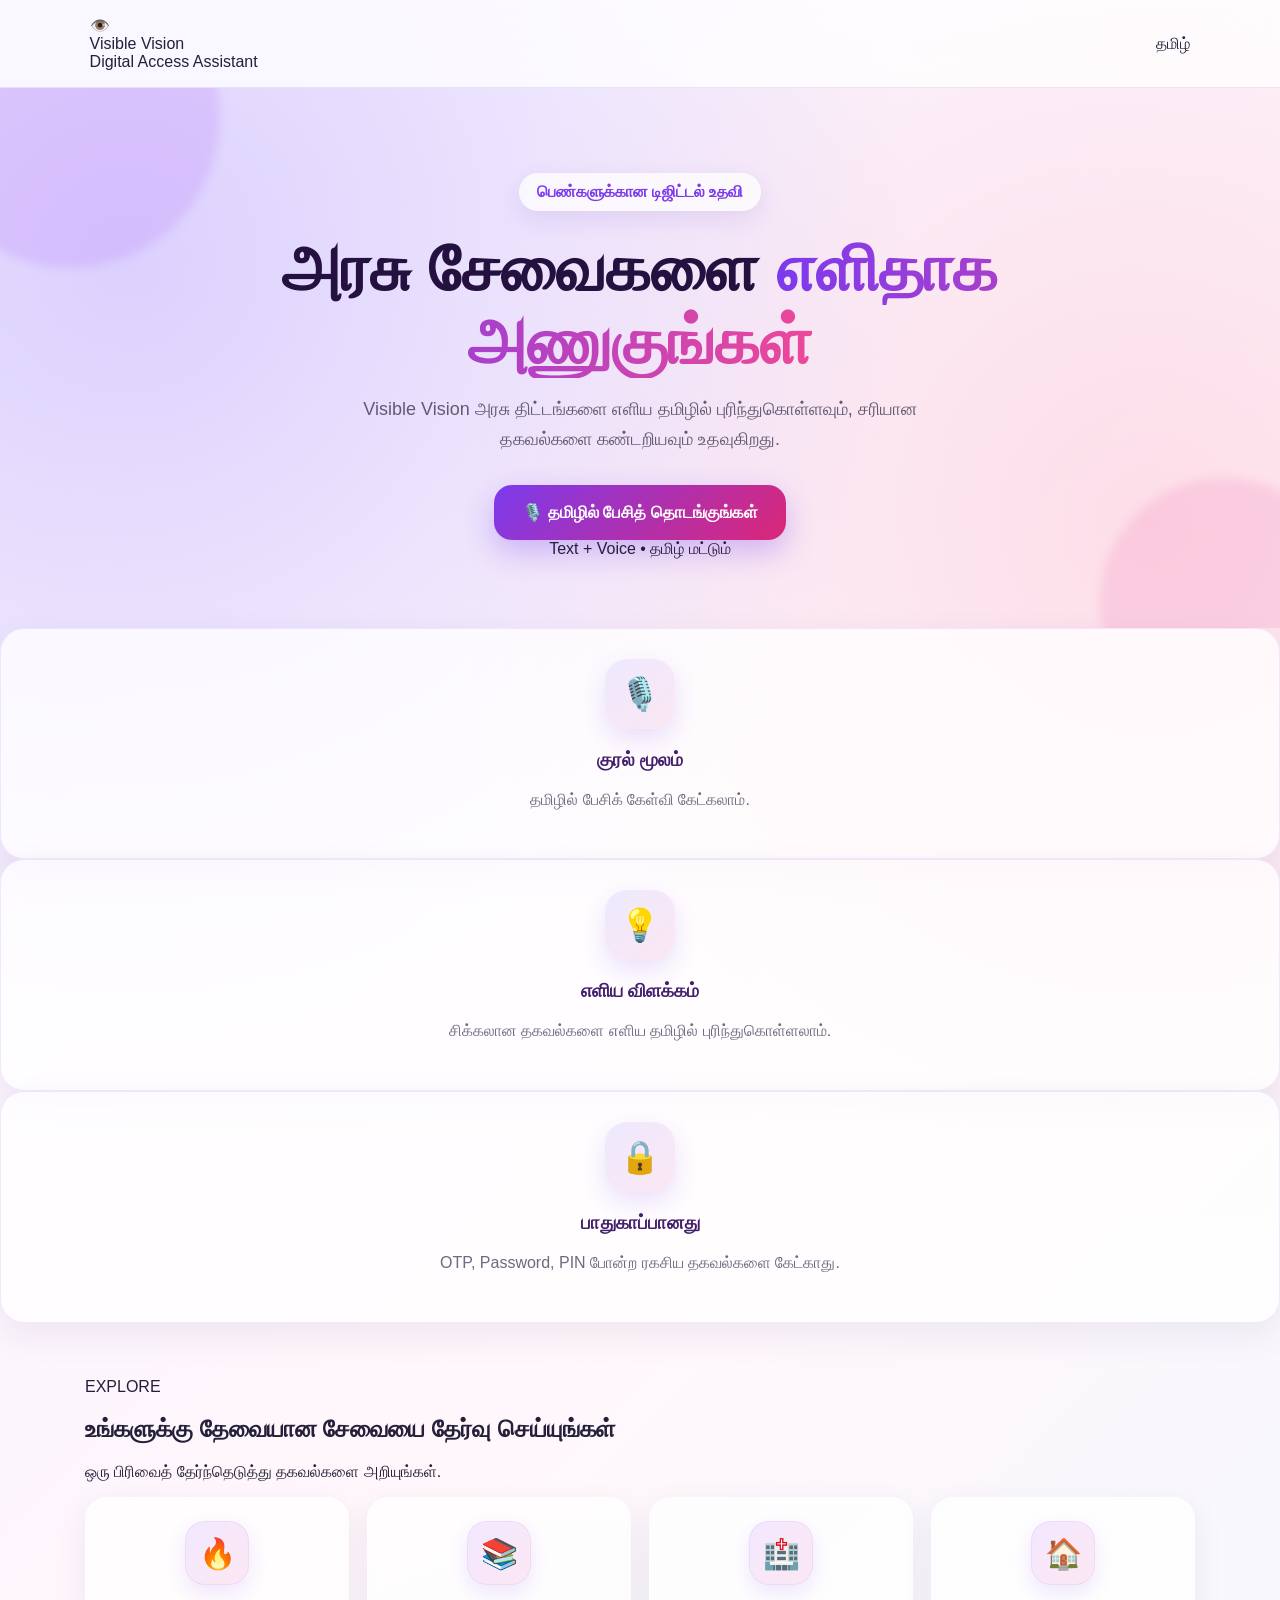
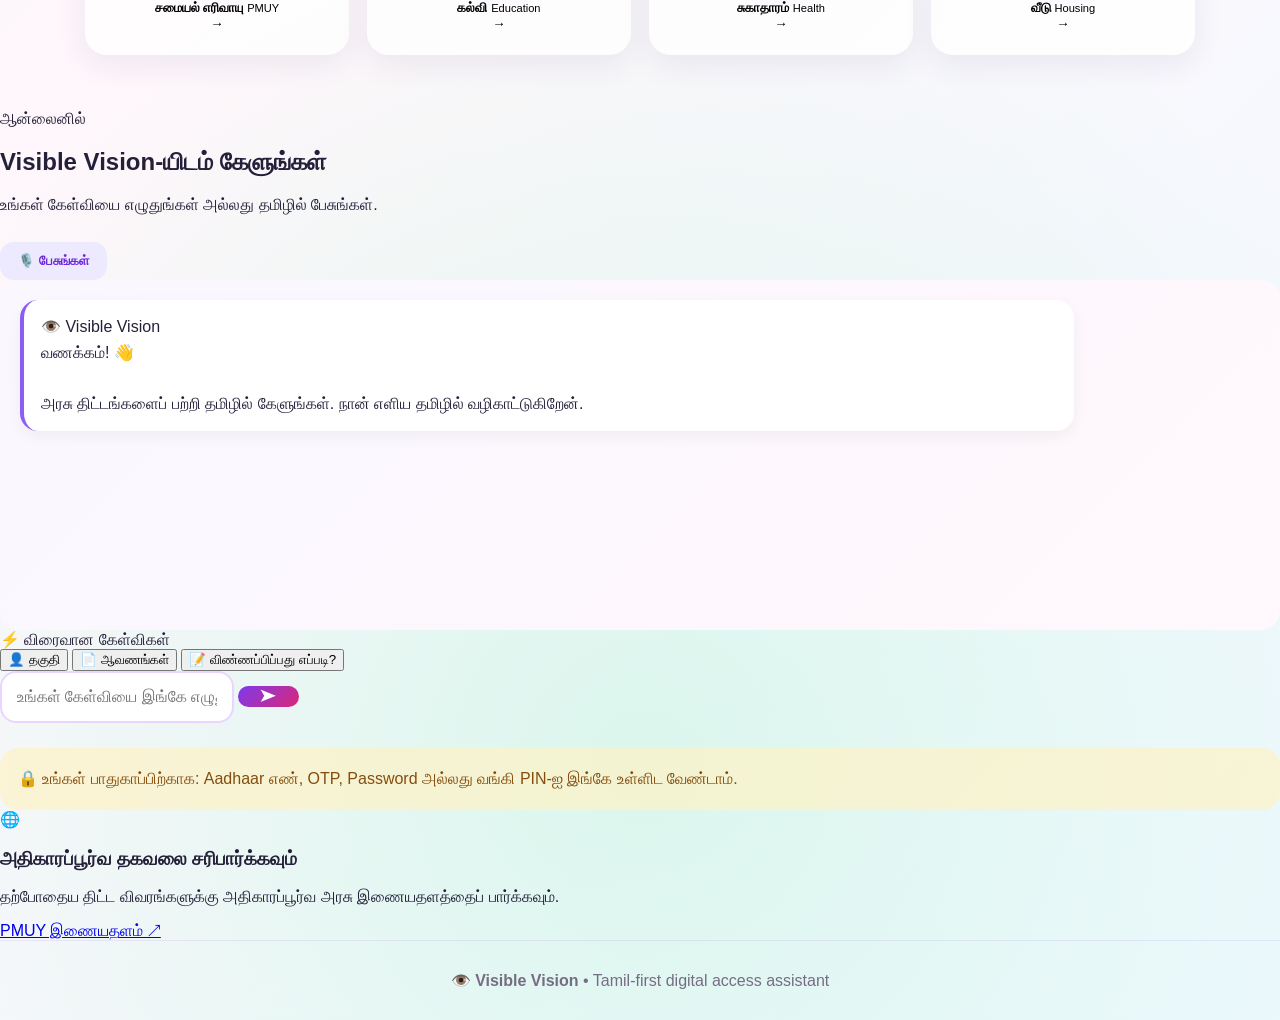
<file: index.html>
<!DOCTYPE html>
<html lang="ta">

<head>
    <meta charset="UTF-8">

    <meta name="viewport"
          content="width=device-width, initial-scale=1.0">

    <title>Visible Vision | தமிழ் டிஜிட்டல் உதவி</title>

    <link rel="stylesheet"
          href="/static/style.css">
</head>

<body>

<!-- NAVBAR -->

<header class="navbar">

    <div class="brand">
        <div class="brand-icon">👁️</div>

        <div>
            <div class="brand-name">
                Visible Vision
            </div>

            <div class="brand-subtitle">
                Digital Access Assistant
            </div>
        </div>
    </div>

    <div class="language-pill">
        தமிழ்
    </div>

</header>


<main class="container">


    <!-- HERO -->

    <section class="hero">

        <div class="hero-badge">
            பெண்களுக்கான டிஜிட்டல் உதவி
        </div>

        <h1>
            அரசு சேவைகளை
            <span>எளிதாக அணுகுங்கள்</span>
        </h1>

        <p class="hero-description">

            Visible Vision அரசு திட்டங்களை
            எளிய தமிழில் புரிந்துகொள்ளவும்,
            சரியான தகவல்களை கண்டறியவும்
            உதவுகிறது.

        </p>


        <button
            id="mainSpeakBtn"
            class="hero-voice"
            type="button">

            <span class="voice-icon">
                🎙️
            </span>

            தமிழில் பேசித் தொடங்குங்கள்

        </button>


        <div class="hero-note">
            Text + Voice • தமிழ் மட்டும்
        </div>

    </section>


    <!-- FEATURES -->

    <section class="feature-grid">

        <div class="feature-card">

            <div class="feature-icon purple">
                🎙️
            </div>

            <h3>
                குரல் மூலம்
            </h3>

            <p>
                தமிழில் பேசிக் கேள்வி
                கேட்கலாம்.
            </p>

        </div>


        <div class="feature-card">

            <div class="feature-icon blue">
                💡
            </div>

            <h3>
                எளிய விளக்கம்
            </h3>

            <p>
                சிக்கலான தகவல்களை
                எளிய தமிழில் புரிந்துகொள்ளலாம்.
            </p>

        </div>


        <div class="feature-card">

            <div class="feature-icon green">
                🔒
            </div>

            <h3>
                பாதுகாப்பானது
            </h3>

            <p>
                OTP, Password, PIN போன்ற
                ரகசிய தகவல்களை கேட்காது.
            </p>

        </div>

    </section>


    <!-- SCHEME SECTION -->

    <section class="section">

        <div class="section-header">

            <div>

                <div class="section-label">
                    EXPLORE
                </div>

                <h2>
                    உங்களுக்கு தேவையான சேவையை தேர்வு செய்யுங்கள்
                </h2>

                <p>
                    ஒரு பிரிவைத் தேர்ந்தெடுத்து தகவல்களை அறியுங்கள்.
                </p>

            </div>

        </div>


        <div class="scheme-grid">


            <button
                class="scheme-card"
                data-question="சமையல் எரிவாயு திட்டம் பற்றி சொல்லுங்கள்">

                <div class="scheme-icon orange">
                    🔥
                </div>

                <div class="scheme-content">

                    <strong>
                        சமையல் எரிவாயு
                    </strong>

                    <small>
                        PMUY
                    </small>

                </div>

                <span class="arrow">
                    →
                </span>

            </button>


            <button
                class="scheme-card"
                data-question="கல்வி தொடர்பான அரசு திட்டங்கள் பற்றி சொல்லுங்கள்">

                <div class="scheme-icon blue">
                    📚
                </div>

                <div class="scheme-content">

                    <strong>
                        கல்வி
                    </strong>

                    <small>
                        Education
                    </small>

                </div>

                <span class="arrow">
                    →
                </span>

            </button>


            <button
                class="scheme-card"
                data-question="சுகாதாரம் தொடர்பான அரசு திட்டங்கள் பற்றி சொல்லுங்கள்">

                <div class="scheme-icon red">
                    🏥
                </div>

                <div class="scheme-content">

                    <strong>
                        சுகாதாரம்
                    </strong>

                    <small>
                        Health
                    </small>

                </div>

                <span class="arrow">
                    →
                </span>

            </button>


            <button
                class="scheme-card"
                data-question="வீடு தொடர்பான அரசு திட்டங்கள் பற்றி சொல்லுங்கள்">

                <div class="scheme-icon green">
                    🏠
                </div>

                <div class="scheme-content">

                    <strong>
                        வீடு
                    </strong>

                    <small>
                        Housing
                    </small>

                </div>

                <span class="arrow">
                    →
                </span>

            </button>


        </div>

    </section>


    <!-- CHAT -->

    <section class="chat-section">

        <div class="chat-header">

            <div>

                <div class="status">
                    <span></span>
                    ஆன்லைனில்
                </div>

                <h2>
                    Visible Vision-யிடம் கேளுங்கள்
                </h2>

                <p>
                    உங்கள் கேள்வியை எழுதுங்கள்
                    அல்லது தமிழில் பேசுங்கள்.
                </p>

            </div>


            <button
                id="speakBtn"
                class="mic-button"
                type="button">

                🎙️ பேசுங்கள்

            </button>

        </div>


        <div
            id="chat"
            class="chat-box"
            aria-live="polite">

            <div class="message bot">

                <div class="message-name">
                    👁️ Visible Vision
                </div>

                <div>
                    வணக்கம்! 👋
                    <br><br>

                    அரசு திட்டங்களைப் பற்றி
                    தமிழில் கேளுங்கள்.
                    நான் எளிய தமிழில்
                    வழிகாட்டுகிறேன்.
                </div>

            </div>

        </div>


        <!-- QUICK QUESTIONS -->

        <div class="quick-area">

            <div class="quick-title">
                ⚡ விரைவான கேள்விகள்
            </div>

            <div class="quick">

                <button
                    data-question="இந்த திட்டத்திற்கு நான் தகுதியானவரா?">

                    👤 தகுதி

                </button>


                <button
                    data-question="என்னென்ன ஆவணங்கள் தேவை?">

                    📄 ஆவணங்கள்

                </button>


                <button
                    data-question="எப்படி விண்ணப்பிப்பது?">

                    📝 விண்ணப்பிப்பது எப்படி?

                </button>

            </div>

        </div>


        <!-- INPUT -->

        <form
            id="askForm"
            class="input-area">

            <input
                id="message"
                type="text"
                placeholder="உங்கள் கேள்வியை இங்கே எழுதுங்கள்..."
                autocomplete="off">

            <button
                type="submit"
                class="send-button">

                ➤

            </button>

        </form>


        <!-- PRIVACY -->

        <div class="privacy">

            <span>🔒</span>

            உங்கள் பாதுகாப்பிற்காக:
            Aadhaar எண், OTP, Password அல்லது
            வங்கி PIN-ஐ இங்கே உள்ளிட வேண்டாம்.

        </div>

    </section>


    <!-- OFFICIAL -->

    <section class="official-card">

        <div class="official-left">

            <div class="official-icon">
                🌐
            </div>

            <div>

                <h3>
                    அதிகாரப்பூர்வ தகவலை சரிபார்க்கவும்
                </h3>

                <p>
                    தற்போதைய திட்ட விவரங்களுக்கு
                    அதிகாரப்பூர்வ அரசு இணையதளத்தைப் பார்க்கவும்.
                </p>

            </div>

        </div>


        <a
            href="https://www.pmuy.gov.in/"
            target="_blank"
            rel="noopener">

            PMUY இணையதளம் ↗

        </a>

    </section>


</main>


<footer>

    <strong>
        👁️ Visible Vision
    </strong>

    <span>
        • Tamil-first digital access assistant
    </span>

</footer>


<script src="/static/app.js"></script>

</body>

</html>
</file>
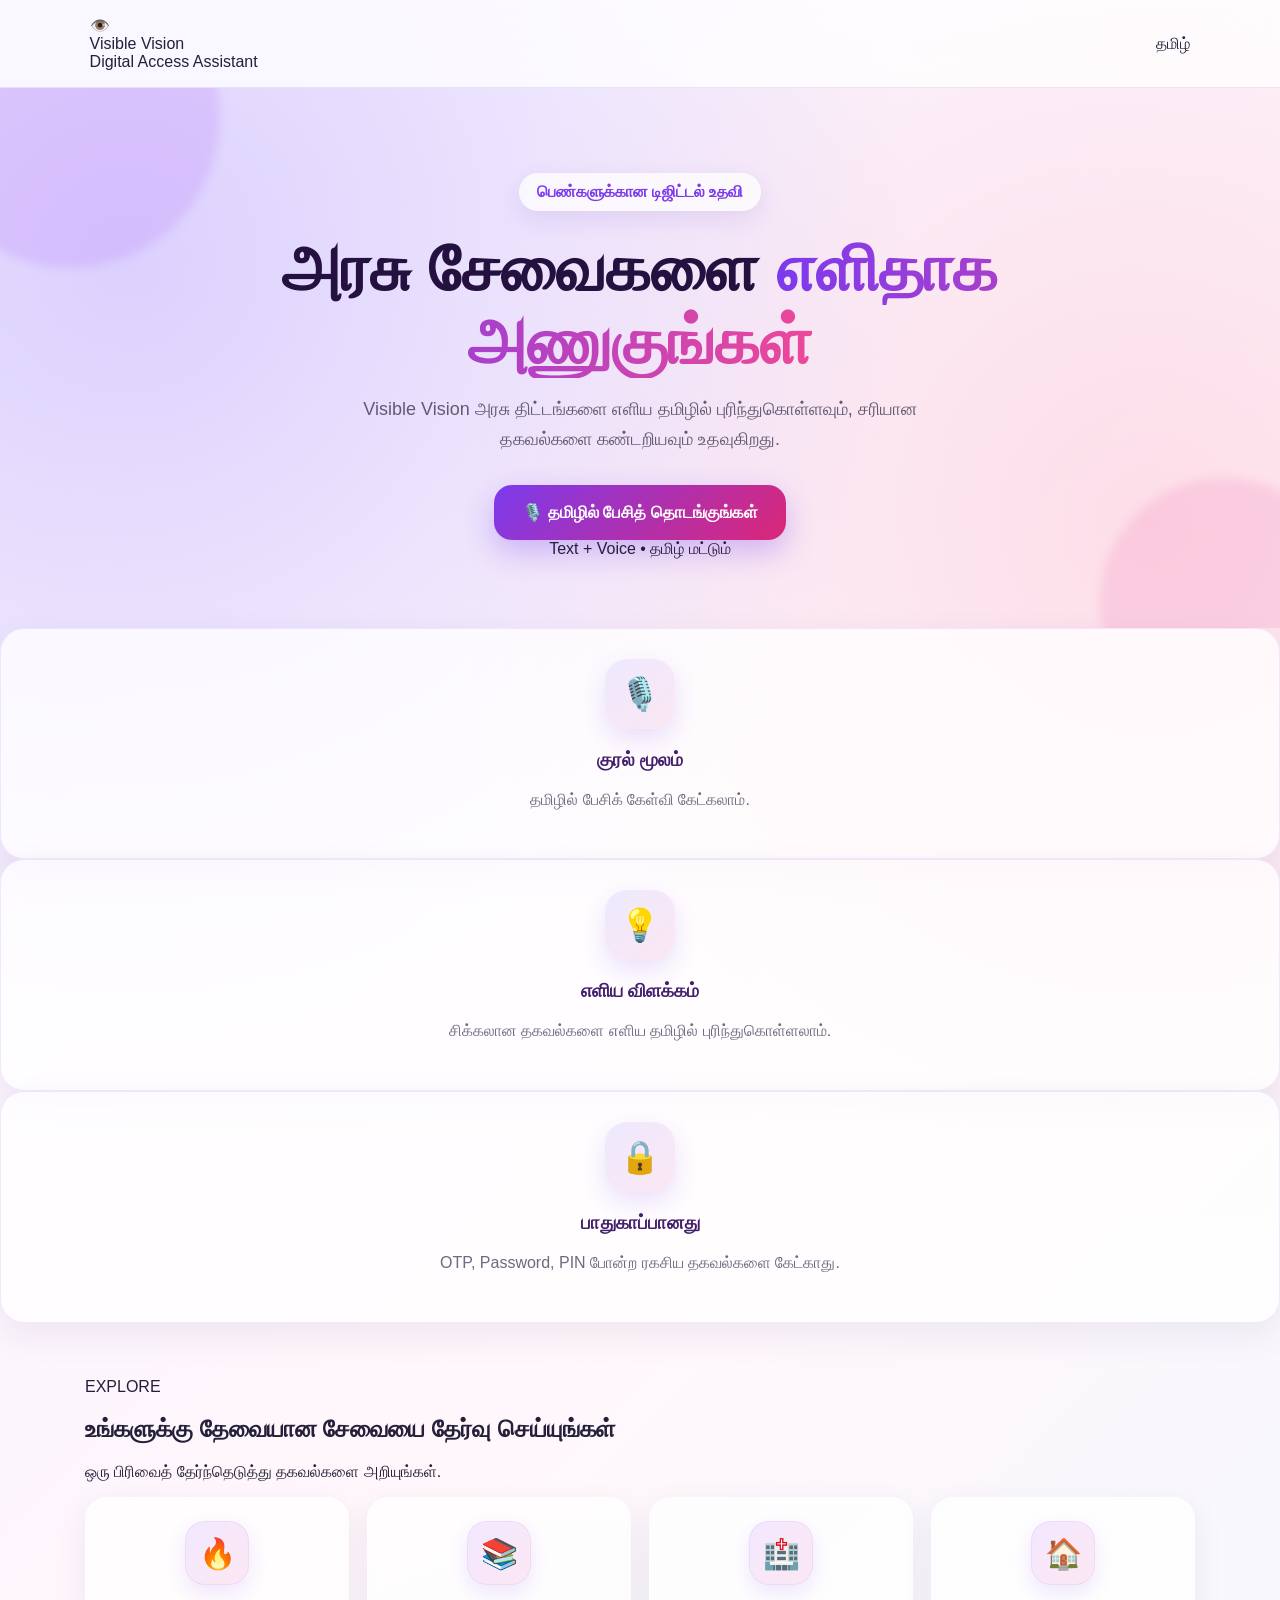
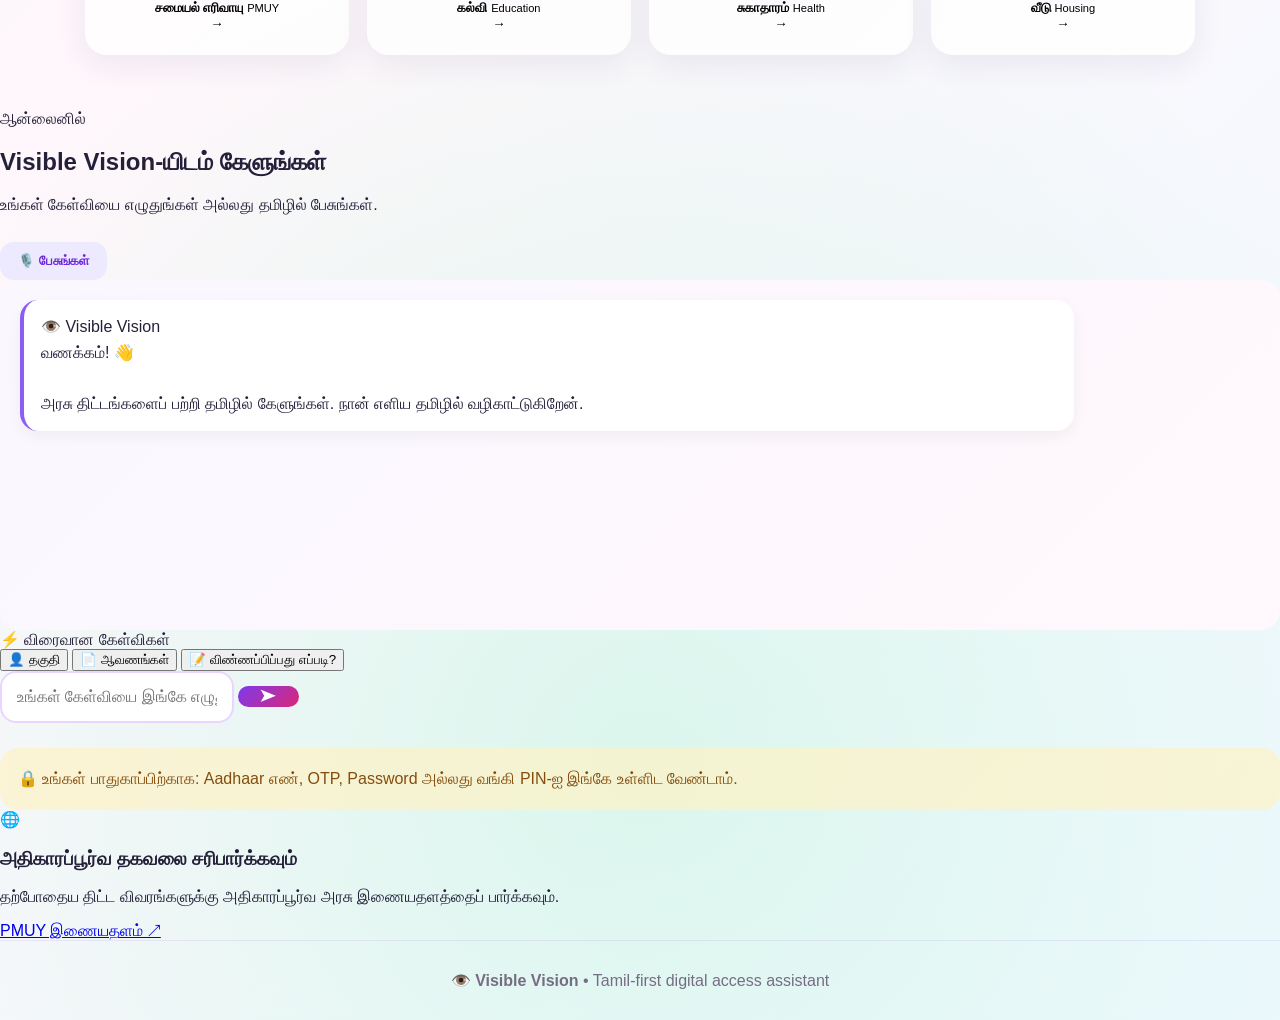
<file: template/index.html>
<!DOCTYPE html>
<html lang="ta">

<head>
    <meta charset="UTF-8">

    <meta name="viewport"
          content="width=device-width, initial-scale=1.0">

    <title>Visible Vision | தமிழ் டிஜிட்டல் உதவி</title>

    <link rel="stylesheet"
          href="/static/style.css">
</head>

<body>

<!-- NAVBAR -->

<header class="navbar">

    <div class="brand">
        <div class="brand-icon">👁️</div>

        <div>
            <div class="brand-name">
                Visible Vision
            </div>

            <div class="brand-subtitle">
                Digital Access Assistant
            </div>
        </div>
    </div>

    <div class="language-pill">
        தமிழ்
    </div>

</header>


<main class="container">


    <!-- HERO -->

    <section class="hero">

        <div class="hero-badge">
            பெண்களுக்கான டிஜிட்டல் உதவி
        </div>

        <h1>
            அரசு சேவைகளை
            <span>எளிதாக அணுகுங்கள்</span>
        </h1>

        <p class="hero-description">

            Visible Vision அரசு திட்டங்களை
            எளிய தமிழில் புரிந்துகொள்ளவும்,
            சரியான தகவல்களை கண்டறியவும்
            உதவுகிறது.

        </p>


        <button
            id="mainSpeakBtn"
            class="hero-voice"
            type="button">

            <span class="voice-icon">
                🎙️
            </span>

            தமிழில் பேசித் தொடங்குங்கள்

        </button>


        <div class="hero-note">
            Text + Voice • தமிழ் மட்டும்
        </div>

    </section>


    <!-- FEATURES -->

    <section class="feature-grid">

        <div class="feature-card">

            <div class="feature-icon purple">
                🎙️
            </div>

            <h3>
                குரல் மூலம்
            </h3>

            <p>
                தமிழில் பேசிக் கேள்வி
                கேட்கலாம்.
            </p>

        </div>


        <div class="feature-card">

            <div class="feature-icon blue">
                💡
            </div>

            <h3>
                எளிய விளக்கம்
            </h3>

            <p>
                சிக்கலான தகவல்களை
                எளிய தமிழில் புரிந்துகொள்ளலாம்.
            </p>

        </div>


        <div class="feature-card">

            <div class="feature-icon green">
                🔒
            </div>

            <h3>
                பாதுகாப்பானது
            </h3>

            <p>
                OTP, Password, PIN போன்ற
                ரகசிய தகவல்களை கேட்காது.
            </p>

        </div>

    </section>


    <!-- SCHEME SECTION -->

    <section class="section">

        <div class="section-header">

            <div>

                <div class="section-label">
                    EXPLORE
                </div>

                <h2>
                    உங்களுக்கு தேவையான சேவையை தேர்வு செய்யுங்கள்
                </h2>

                <p>
                    ஒரு பிரிவைத் தேர்ந்தெடுத்து தகவல்களை அறியுங்கள்.
                </p>

            </div>

        </div>


        <div class="scheme-grid">


            <button
                class="scheme-card"
                data-question="சமையல் எரிவாயு திட்டம் பற்றி சொல்லுங்கள்">

                <div class="scheme-icon orange">
                    🔥
                </div>

                <div class="scheme-content">

                    <strong>
                        சமையல் எரிவாயு
                    </strong>

                    <small>
                        PMUY
                    </small>

                </div>

                <span class="arrow">
                    →
                </span>

            </button>


            <button
                class="scheme-card"
                data-question="கல்வி தொடர்பான அரசு திட்டங்கள் பற்றி சொல்லுங்கள்">

                <div class="scheme-icon blue">
                    📚
                </div>

                <div class="scheme-content">

                    <strong>
                        கல்வி
                    </strong>

                    <small>
                        Education
                    </small>

                </div>

                <span class="arrow">
                    →
                </span>

            </button>


            <button
                class="scheme-card"
                data-question="சுகாதாரம் தொடர்பான அரசு திட்டங்கள் பற்றி சொல்லுங்கள்">

                <div class="scheme-icon red">
                    🏥
                </div>

                <div class="scheme-content">

                    <strong>
                        சுகாதாரம்
                    </strong>

                    <small>
                        Health
                    </small>

                </div>

                <span class="arrow">
                    →
                </span>

            </button>


            <button
                class="scheme-card"
                data-question="வீடு தொடர்பான அரசு திட்டங்கள் பற்றி சொல்லுங்கள்">

                <div class="scheme-icon green">
                    🏠
                </div>

                <div class="scheme-content">

                    <strong>
                        வீடு
                    </strong>

                    <small>
                        Housing
                    </small>

                </div>

                <span class="arrow">
                    →
                </span>

            </button>


        </div>

    </section>


    <!-- CHAT -->

    <section class="chat-section">

        <div class="chat-header">

            <div>

                <div class="status">
                    <span></span>
                    ஆன்லைனில்
                </div>

                <h2>
                    Visible Vision-யிடம் கேளுங்கள்
                </h2>

                <p>
                    உங்கள் கேள்வியை எழுதுங்கள்
                    அல்லது தமிழில் பேசுங்கள்.
                </p>

            </div>


            <button
                id="speakBtn"
                class="mic-button"
                type="button">

                🎙️ பேசுங்கள்

            </button>

        </div>


        <div
            id="chat"
            class="chat-box"
            aria-live="polite">

            <div class="message bot">

                <div class="message-name">
                    👁️ Visible Vision
                </div>

                <div>
                    வணக்கம்! 👋
                    <br><br>

                    அரசு திட்டங்களைப் பற்றி
                    தமிழில் கேளுங்கள்.
                    நான் எளிய தமிழில்
                    வழிகாட்டுகிறேன்.
                </div>

            </div>

        </div>


        <!-- QUICK QUESTIONS -->

        <div class="quick-area">

            <div class="quick-title">
                ⚡ விரைவான கேள்விகள்
            </div>

            <div class="quick">

                <button
                    data-question="இந்த திட்டத்திற்கு நான் தகுதியானவரா?">

                    👤 தகுதி

                </button>


                <button
                    data-question="என்னென்ன ஆவணங்கள் தேவை?">

                    📄 ஆவணங்கள்

                </button>


                <button
                    data-question="எப்படி விண்ணப்பிப்பது?">

                    📝 விண்ணப்பிப்பது எப்படி?

                </button>

            </div>

        </div>


        <!-- INPUT -->

        <form
            id="askForm"
            class="input-area">

            <input
                id="message"
                type="text"
                placeholder="உங்கள் கேள்வியை இங்கே எழுதுங்கள்..."
                autocomplete="off">

            <button
                type="submit"
                class="send-button">

                ➤

            </button>

        </form>


        <!-- PRIVACY -->

        <div class="privacy">

            <span>🔒</span>

            உங்கள் பாதுகாப்பிற்காக:
            Aadhaar எண், OTP, Password அல்லது
            வங்கி PIN-ஐ இங்கே உள்ளிட வேண்டாம்.

        </div>

    </section>


    <!-- OFFICIAL -->

    <section class="official-card">

        <div class="official-left">

            <div class="official-icon">
                🌐
            </div>

            <div>

                <h3>
                    அதிகாரப்பூர்வ தகவலை சரிபார்க்கவும்
                </h3>

                <p>
                    தற்போதைய திட்ட விவரங்களுக்கு
                    அதிகாரப்பூர்வ அரசு இணையதளத்தைப் பார்க்கவும்.
                </p>

            </div>

        </div>


        <a
            href="https://www.pmuy.gov.in/"
            target="_blank"
            rel="noopener">

            PMUY இணையதளம் ↗

        </a>

    </section>


</main>


<footer>

    <strong>
        👁️ Visible Vision
    </strong>

    <span>
        • Tamil-first digital access assistant
    </span>

</footer>


<script src="/static/app.js"></script>

</body>

</html>
</file>
<file: static/style.css>
/* =========================
   VISIBLE VISION - MODERN UI
   ========================= */

* {
    box-sizing: border-box;
}

html {
    scroll-behavior: smooth;
}

body {
    margin: 0;
    font-family: Arial, sans-serif;
    color: #24203a;

    /* Attractive background */
    background:
        radial-gradient(circle at 10% 10%, rgba(196, 181, 253, 0.55), transparent 30%),
        radial-gradient(circle at 90% 20%, rgba(251, 191, 209, 0.45), transparent 30%),
        radial-gradient(circle at 50% 90%, rgba(167, 243, 208, 0.35), transparent 35%),
        linear-gradient(135deg, #f7f2ff, #fff7fb 50%, #f0f9ff);

    min-height: 100vh;
}


/* =========================
   NAVBAR
   ========================= */

.navbar {
    position: sticky;
    top: 0;
    z-index: 1000;

    display: flex;
    justify-content: space-between;
    align-items: center;

    padding: 16px 7%;

    background: rgba(255, 255, 255, 0.78);
    backdrop-filter: blur(18px);

    border-bottom: 1px solid rgba(124, 58, 237, 0.12);
}

.logo {
    display: flex;
    align-items: center;
    gap: 10px;

    font-size: 23px;
    font-weight: 800;

    color: #5b21b6;
}

.logo-icon {
    width: 44px;
    height: 44px;

    display: flex;
    align-items: center;
    justify-content: center;

    border-radius: 14px;

    background: linear-gradient(
        135deg,
        #7c3aed,
        #ec4899
    );

    color: white;
    font-size: 23px;

    box-shadow:
        0 8px 20px rgba(124, 58, 237, 0.3);
}

.language {
    padding: 8px 16px;

    border-radius: 20px;

    background: #f3e8ff;
    color: #6d28d9;

    font-weight: 700;
}


/* =========================
   HERO
   ========================= */

.hero {
    text-align: center;

    padding: 85px 20px 70px;

    position: relative;
    overflow: hidden;
}

.hero::before {
    content: "";

    position: absolute;

    width: 300px;
    height: 300px;

    background: rgba(168, 85, 247, 0.16);

    border-radius: 50%;

    top: -120px;
    left: -80px;

    filter: blur(5px);
}

.hero::after {
    content: "";

    position: absolute;

    width: 250px;
    height: 250px;

    background: rgba(236, 72, 153, 0.13);

    border-radius: 50%;

    right: -70px;
    bottom: -100px;

    filter: blur(5px);
}

.hero > * {
    position: relative;
    z-index: 2;
}

.hero-badge {
    display: inline-block;

    padding: 10px 18px;

    border-radius: 30px;

    background: rgba(255,255,255,0.75);

    color: #7c3aed;

    font-weight: 700;

    box-shadow:
        0 8px 25px rgba(91, 33, 182, 0.10);
}

.hero h1 {
    font-size: clamp(38px, 6vw, 65px);

    margin: 22px auto 15px;

    max-width: 900px;

    line-height: 1.12;

    color: #24113f;
}

.hero h1 span {
    background: linear-gradient(
        90deg,
        #7c3aed,
        #ec4899
    );

    -webkit-background-clip: text;
    -webkit-text-fill-color: transparent;
}

.hero p {
    max-width: 650px;

    margin: auto;

    font-size: 18px;

    line-height: 1.7;

    color: #625b73;
}


/* =========================
   MAIN VOICE BUTTON
   ========================= */

#mainSpeakBtn {
    margin-top: 30px;

    padding: 17px 28px;

    border: none;

    border-radius: 18px;

    background: linear-gradient(
        135deg,
        #7c3aed,
        #db2777
    );

    color: white;

    font-size: 17px;
    font-weight: 700;

    cursor: pointer;

    box-shadow:
        0 12px 30px rgba(124, 58, 237, 0.3);

    transition: 0.25s;
}

#mainSpeakBtn:hover {
    transform: translateY(-4px) scale(1.02);

    box-shadow:
        0 18px 35px rgba(124, 58, 237, 0.4);
}


/* =========================
   SECTION
   ========================= */

.section {
    max-width: 1150px;

    margin: auto;

    padding: 55px 20px;
}

.section-title {
    text-align: center;

    font-size: 32px;

    margin-bottom: 35px;

    color: #30204d;
}


/* =========================
   FEATURE CARDS
   ========================= */

.features {
    display: grid;

    grid-template-columns:
        repeat(3, 1fr);

    gap: 25px;
}

.feature-card {
    background: rgba(255,255,255,0.78);

    border: 1px solid rgba(124,58,237,0.10);

    border-radius: 24px;

    padding: 30px;

    text-align: center;

    box-shadow:
        0 12px 35px rgba(69, 40, 110, 0.08);

    transition: 0.3s;
}

.feature-card:hover {
    transform: translateY(-8px);

    box-shadow:
        0 20px 45px rgba(69, 40, 110, 0.14);
}


/* ATTRACTIVE ICONS */

.feature-icon {
    width: 70px;
    height: 70px;

    margin: 0 auto 20px;

    display: flex;
    align-items: center;
    justify-content: center;

    border-radius: 22px;

    font-size: 32px;

    background:
        linear-gradient(
            135deg,
            #ede9fe,
            #fce7f3
        );

    box-shadow:
        0 10px 25px rgba(124,58,237,0.15);

    transition: 0.3s;
}

.feature-card:hover .feature-icon {
    transform: rotate(-5deg) scale(1.1);

    box-shadow:
        0 14px 30px rgba(124,58,237,0.25);
}

.feature-card h3 {
    margin-bottom: 10px;

    color: #43206d;
}

.feature-card p {
    color: #71697f;

    line-height: 1.6;
}


/* =========================
   SCHEME CARDS
   ========================= */

.scheme-grid {
    display: grid;

    grid-template-columns:
        repeat(4, 1fr);

    gap: 18px;
}

.scheme-card {
    border: none;

    padding: 24px 18px;

    border-radius: 22px;

    background: rgba(255,255,255,0.82);

    cursor: pointer;

    text-align: center;

    box-shadow:
        0 10px 30px rgba(69,40,110,0.08);

    transition: 0.3s;
}

.scheme-card:hover {
    transform: translateY(-7px);

    background: white;

    box-shadow:
        0 18px 40px rgba(124,58,237,0.16);
}


/* SCHEME ICON */

.scheme-icon {
    width: 64px;
    height: 64px;

    margin: 0 auto 15px;

    display: flex;
    align-items: center;
    justify-content: center;

    border-radius: 20px;

    font-size: 30px;

    background: linear-gradient(
        135deg,
        #f3e8ff,
        #fce7f3
    );

    box-shadow:
        inset 0 0 0 1px rgba(124,58,237,0.08),
        0 8px 20px rgba(124,58,237,0.12);

    transition: 0.3s;
}

.scheme-card:hover .scheme-icon {
    transform: scale(1.12) rotate(5deg);
}

.scheme-card h3 {
    margin: 8px 0;

    color: #4c1d95;
}

.scheme-card p {
    margin: 0;

    color: #766d84;

    font-size: 14px;
}


/* =========================
   CHAT
   ========================= */

.chat-card {
    background: rgba(255,255,255,0.86);

    border-radius: 28px;

    padding: 25px;

    box-shadow:
        0 15px 45px rgba(69,40,110,0.10);

    border: 1px solid rgba(124,58,237,0.10);
}

#chat {
    height: 350px;

    overflow-y: auto;

    padding: 20px;

    border-radius: 20px;

    background:
        linear-gradient(
            135deg,
            #faf7ff,
            #fff8fc
        );
}


/* =========================
   CHAT MESSAGES
   ========================= */

.message {
    margin-bottom: 15px;

    padding: 14px 17px;

    border-radius: 18px;

    line-height: 1.6;

    animation: messageIn 0.25s ease;
}

@keyframes messageIn {
    from {
        opacity: 0;
        transform: translateY(8px);
    }

    to {
        opacity: 1;
        transform: translateY(0);
    }
}

.message.user {
    margin-left: 15%;

    background: linear-gradient(
        135deg,
        #ede9fe,
        #fce7f3
    );
}

.message.bot {
    margin-right: 15%;

    background: white;

    border-left: 4px solid #8b5cf6;

    box-shadow:
        0 5px 15px rgba(0,0,0,0.05);
}

.message strong {
    display: block;

    margin-bottom: 5px;

    color: #6d28d9;
}


/* =========================
   QUICK QUESTIONS
   ========================= */

.quick-questions {
    display: flex;

    flex-wrap: wrap;

    gap: 10px;

    margin-top: 18px;
}

.quick-questions button {
    border: none;

    padding: 10px 15px;

    border-radius: 30px;

    background: #f3e8ff;

    color: #6d28d9;

    font-weight: 600;

    cursor: pointer;

    transition: 0.2s;
}

.quick-questions button:hover {
    background: #7c3aed;

    color: white;

    transform: translateY(-2px);
}


/* =========================
   INPUT
   ========================= */

.ask-form {
    display: flex;

    gap: 10px;

    margin-top: 15px;
}

#message {
    flex: 1;

    border: 2px solid #e9d5ff;

    border-radius: 16px;

    padding: 15px;

    font-size: 16px;

    outline: none;

    background: white;
}

#message:focus {
    border-color: #8b5cf6;

    box-shadow:
        0 0 0 4px rgba(139,92,246,0.10);
}

#askForm button {
    border: none;

    padding: 0 22px;

    border-radius: 16px;

    background: linear-gradient(
        135deg,
        #7c3aed,
        #db2777
    );

    color: white;

    font-size: 18px;

    cursor: pointer;
}


/* =========================
   SPEAK BUTTON
   ========================= */

#speakBtn {
    margin-top: 12px;

    border: none;

    padding: 11px 18px;

    border-radius: 14px;

    background: #ede9fe;

    color: #6d28d9;

    font-weight: 700;

    cursor: pointer;

    transition: 0.2s;
}

#speakBtn:hover {
    background: #ddd6fe;
}

#speakBtn.recording {
    background: #fee2e2;

    color: #dc2626;

    animation: pulse 1s infinite;
}

@keyframes pulse {
    50% {
        transform: scale(1.04);
    }
}


/* =========================
   PRIVACY
   ========================= */

.privacy {
    margin-top: 25px;

    padding: 18px;

    border-radius: 18px;

    background: rgba(254, 243, 199, 0.7);

    color: #854d0e;

    line-height: 1.6;
}


/* =========================
   OFFICIAL LINK
   ========================= */

.official {
    text-align: center;

    padding: 35px 20px;
}

.official a {
    display: inline-block;

    margin-top: 12px;

    padding: 13px 22px;

    border-radius: 15px;

    background: #4c1d95;

    color: white;

    text-decoration: none;

    font-weight: 700;

    transition: 0.2s;
}

.official a:hover {
    transform: translateY(-3px);

    background: #6d28d9;
}


/* =========================
   FOOTER
   ========================= */

footer {
    text-align: center;

    padding: 30px 20px;

    color: #766d84;

    border-top: 1px solid rgba(124,58,237,0.10);
}


/* =========================
   MOBILE
   ========================= */

@media (max-width: 800px) {

    .features {
        grid-template-columns: 1fr;
    }

    .scheme-grid {
        grid-template-columns:
            repeat(2, 1fr);
    }

    .hero {
        padding-top: 60px;
    }

    .hero h1 {
        font-size: 40px;
    }

    .ask-form {
        flex-direction: column;
    }

    #askForm button {
        padding: 14px;
    }
}

@media (max-width: 500px) {

    .navbar {
        padding: 12px 5%;
    }

    .logo {
        font-size: 19px;
    }

    .scheme-grid {
        grid-template-columns: 1fr;
    }

    .message.user {
        margin-left: 5%;
    }

    .message.bot {
        margin-right: 5%;
    }
}
</file>
